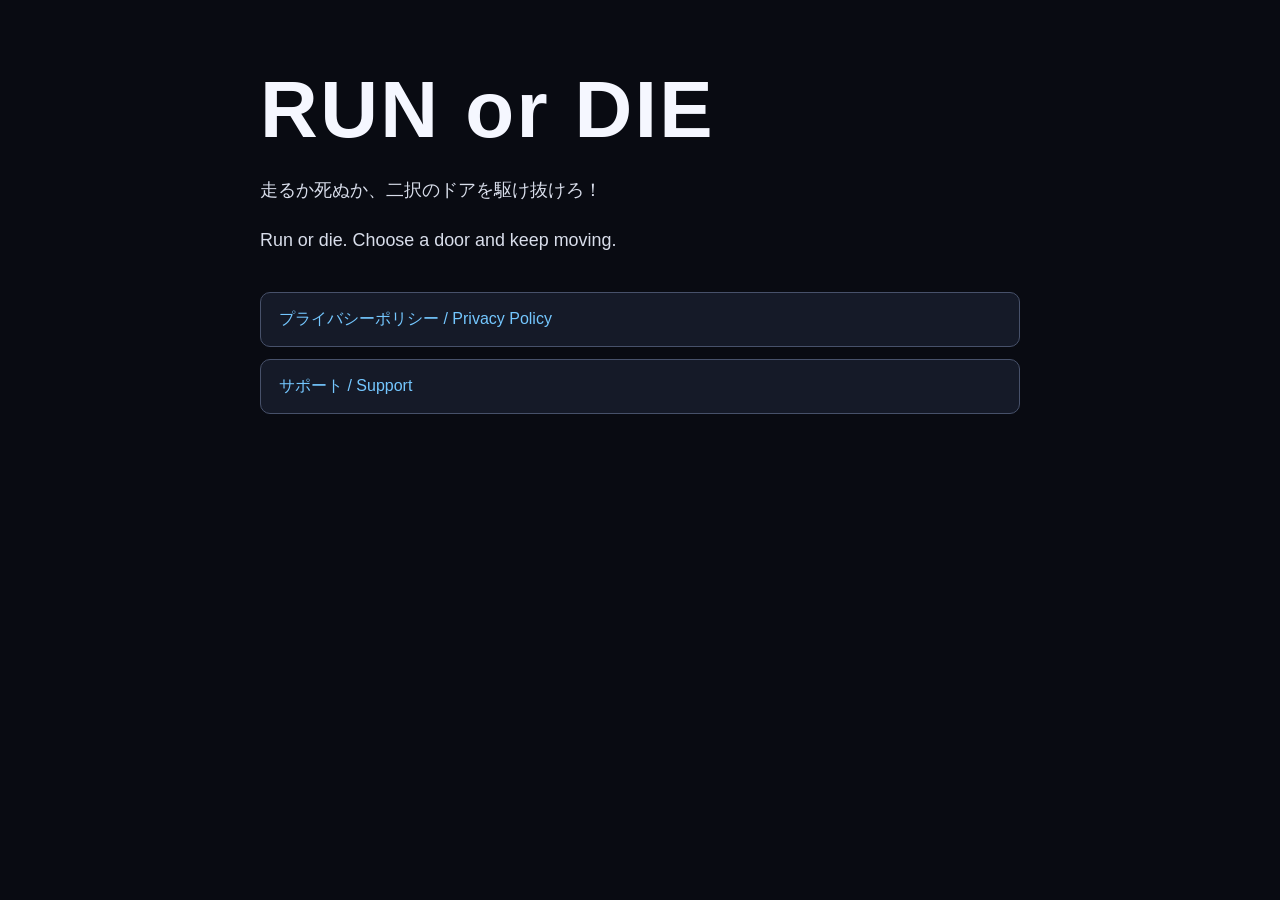
<file: index.html>
<!doctype html>
<html lang="ja">
<head>
  <meta charset="utf-8">
  <meta name="viewport" content="width=device-width, initial-scale=1">
  <title>RUN or DIE</title>
  <link rel="stylesheet" href="styles.css">
</head>
<body>
  <main>
    <h1>RUN or DIE</h1>
    <p class="lead">走るか死ぬか、二択のドアを駆け抜けろ！</p>
    <p class="lead" lang="en">Run or die. Choose a door and keep moving.</p>
    <nav>
      <a href="privacy-policy/">プライバシーポリシー / Privacy Policy</a>
      <a href="support/">サポート / Support</a>
    </nav>
  </main>
</body>
</html>
</file>
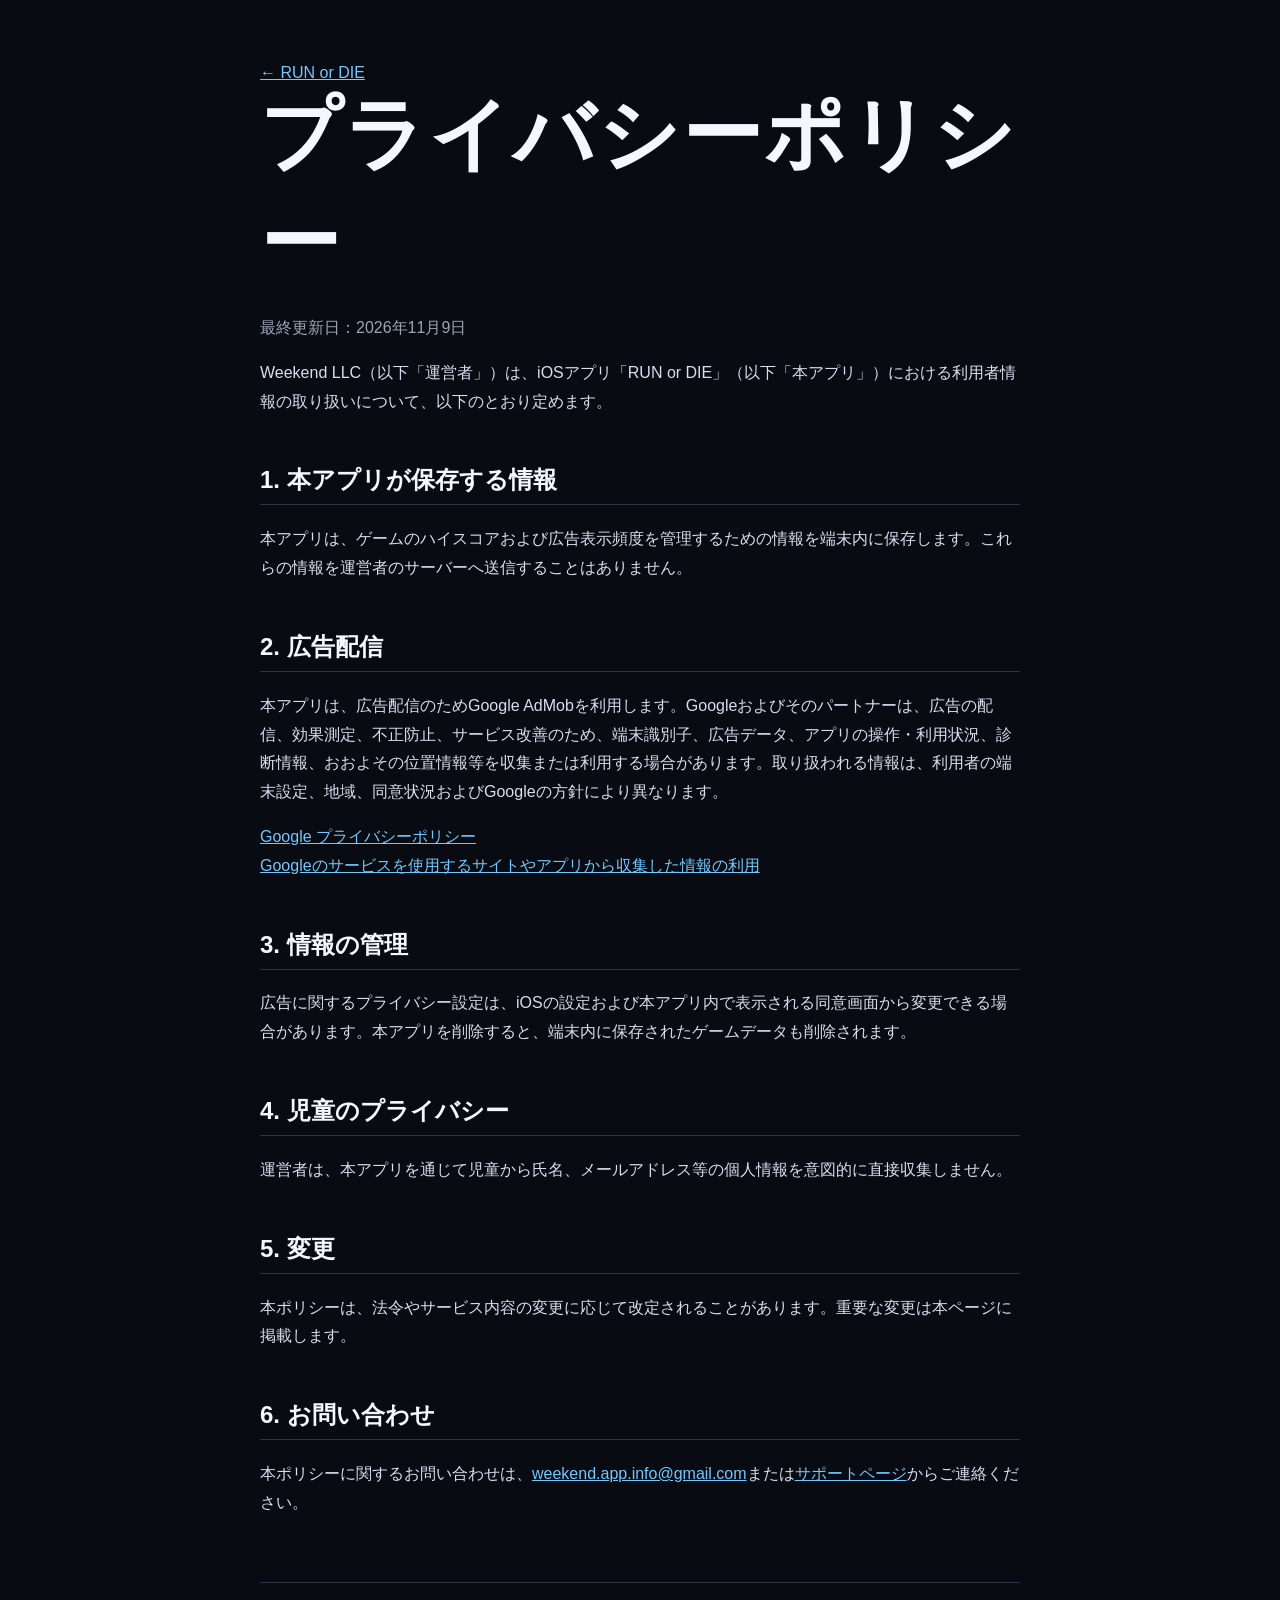
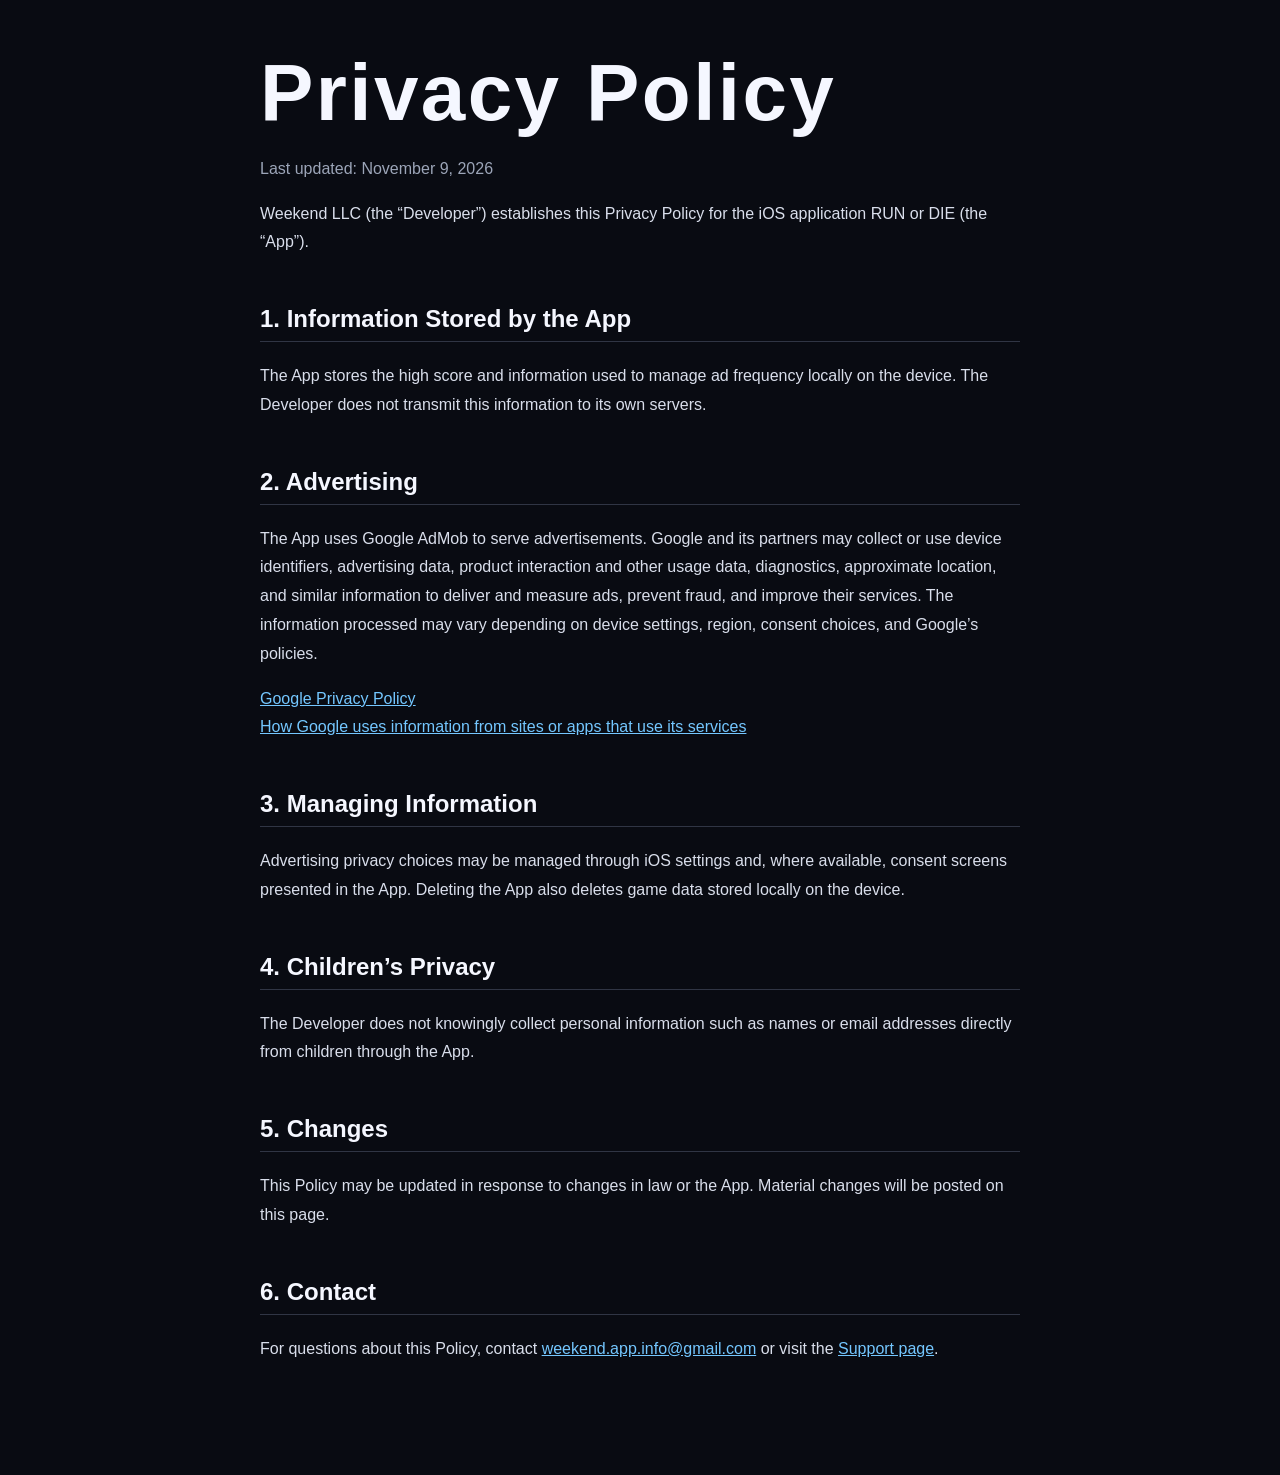
<file: privacy-policy/index.html>
<!doctype html>
<html lang="ja">
<head>
  <meta charset="utf-8">
  <meta name="viewport" content="width=device-width, initial-scale=1">
  <title>プライバシーポリシー / Privacy Policy | RUN or DIE</title>
  <link rel="stylesheet" href="../styles.css">
</head>
<body>
<main>
  <a href="../">← RUN or DIE</a>
  <h1>プライバシーポリシー</h1>
  <p class="meta">最終更新日：2026年11月9日</p>
  <p>Weekend LLC（以下「運営者」）は、iOSアプリ「RUN or DIE」（以下「本アプリ」）における利用者情報の取り扱いについて、以下のとおり定めます。</p>

  <h2>1. 本アプリが保存する情報</h2>
  <p>本アプリは、ゲームのハイスコアおよび広告表示頻度を管理するための情報を端末内に保存します。これらの情報を運営者のサーバーへ送信することはありません。</p>

  <h2>2. 広告配信</h2>
  <p>本アプリは、広告配信のためGoogle AdMobを利用します。Googleおよびそのパートナーは、広告の配信、効果測定、不正防止、サービス改善のため、端末識別子、広告データ、アプリの操作・利用状況、診断情報、おおよその位置情報等を収集または利用する場合があります。取り扱われる情報は、利用者の端末設定、地域、同意状況およびGoogleの方針により異なります。</p>
  <p><a href="https://policies.google.com/privacy">Google プライバシーポリシー</a><br><a href="https://policies.google.com/technologies/partner-sites">Googleのサービスを使用するサイトやアプリから収集した情報の利用</a></p>

  <h2>3. 情報の管理</h2>
  <p>広告に関するプライバシー設定は、iOSの設定および本アプリ内で表示される同意画面から変更できる場合があります。本アプリを削除すると、端末内に保存されたゲームデータも削除されます。</p>

  <h2>4. 児童のプライバシー</h2>
  <p>運営者は、本アプリを通じて児童から氏名、メールアドレス等の個人情報を意図的に直接収集しません。</p>

  <h2>5. 変更</h2>
  <p>本ポリシーは、法令やサービス内容の変更に応じて改定されることがあります。重要な変更は本ページに掲載します。</p>

  <h2>6. お問い合わせ</h2>
  <p>本ポリシーに関するお問い合わせは、<a href="mailto:weekend.app.info@gmail.com">weekend.app.info@gmail.com</a>または<a href="../support/">サポートページ</a>からご連絡ください。</p>

  <hr>
  <section lang="en">
    <h1>Privacy Policy</h1>
    <p class="meta">Last updated: November 9, 2026</p>
    <p>Weekend LLC (the “Developer”) establishes this Privacy Policy for the iOS application RUN or DIE (the “App”).</p>

    <h2>1. Information Stored by the App</h2>
    <p>The App stores the high score and information used to manage ad frequency locally on the device. The Developer does not transmit this information to its own servers.</p>

    <h2>2. Advertising</h2>
    <p>The App uses Google AdMob to serve advertisements. Google and its partners may collect or use device identifiers, advertising data, product interaction and other usage data, diagnostics, approximate location, and similar information to deliver and measure ads, prevent fraud, and improve their services. The information processed may vary depending on device settings, region, consent choices, and Google’s policies.</p>
    <p><a href="https://policies.google.com/privacy">Google Privacy Policy</a><br><a href="https://policies.google.com/technologies/partner-sites">How Google uses information from sites or apps that use its services</a></p>

    <h2>3. Managing Information</h2>
    <p>Advertising privacy choices may be managed through iOS settings and, where available, consent screens presented in the App. Deleting the App also deletes game data stored locally on the device.</p>

    <h2>4. Children’s Privacy</h2>
    <p>The Developer does not knowingly collect personal information such as names or email addresses directly from children through the App.</p>

    <h2>5. Changes</h2>
    <p>This Policy may be updated in response to changes in law or the App. Material changes will be posted on this page.</p>

    <h2>6. Contact</h2>
    <p>For questions about this Policy, contact <a href="mailto:weekend.app.info@gmail.com">weekend.app.info@gmail.com</a> or visit the <a href="../support/">Support page</a>.</p>
  </section>
</main>
</body>
</html>
</file>
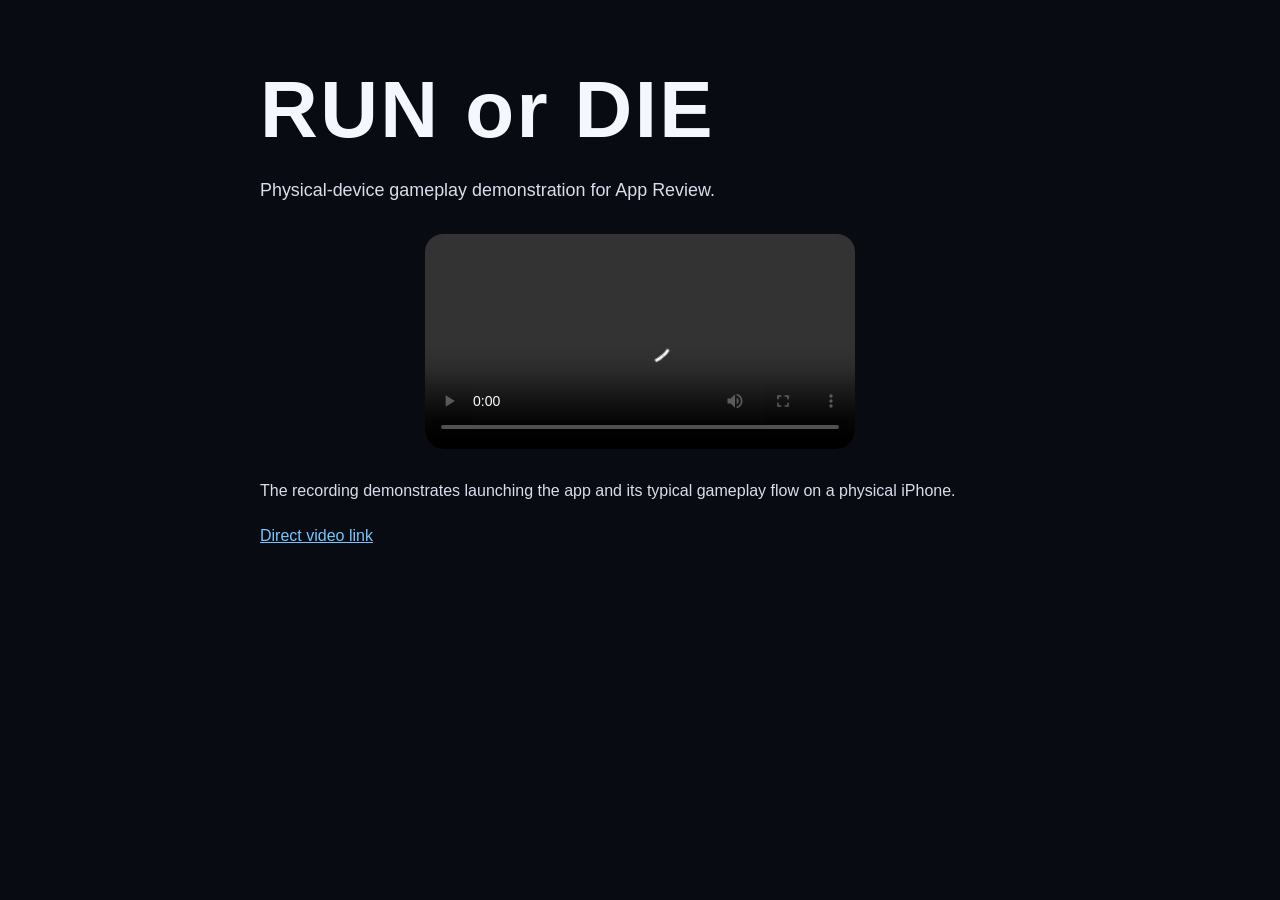
<file: review-video/index.html>
<!doctype html>
<html lang="en">
<head>
  <meta charset="utf-8">
  <meta name="viewport" content="width=device-width, initial-scale=1">
  <meta name="robots" content="noindex, nofollow">
  <title>RUN or DIE — App Review Demonstration</title>
  <link rel="stylesheet" href="../styles.css">
  <style>
    video { display: block; width: min(100%, 430px); max-height: 78vh; margin: 28px auto; border-radius: 18px; background: #000; }
  </style>
</head>
<body>
  <main>
    <h1>RUN or DIE</h1>
    <p class="lead">Physical-device gameplay demonstration for App Review.</p>
    <video controls playsinline preload="metadata">
      <source src="run-or-die-review.mov" type="video/quicktime">
      Your browser does not support this video. <a href="run-or-die-review.mov">Download the recording</a>.
    </video>
    <p>The recording demonstrates launching the app and its typical gameplay flow on a physical iPhone.</p>
    <p><a href="run-or-die-review.mov">Direct video link</a></p>
  </main>
</body>
</html>
</file>
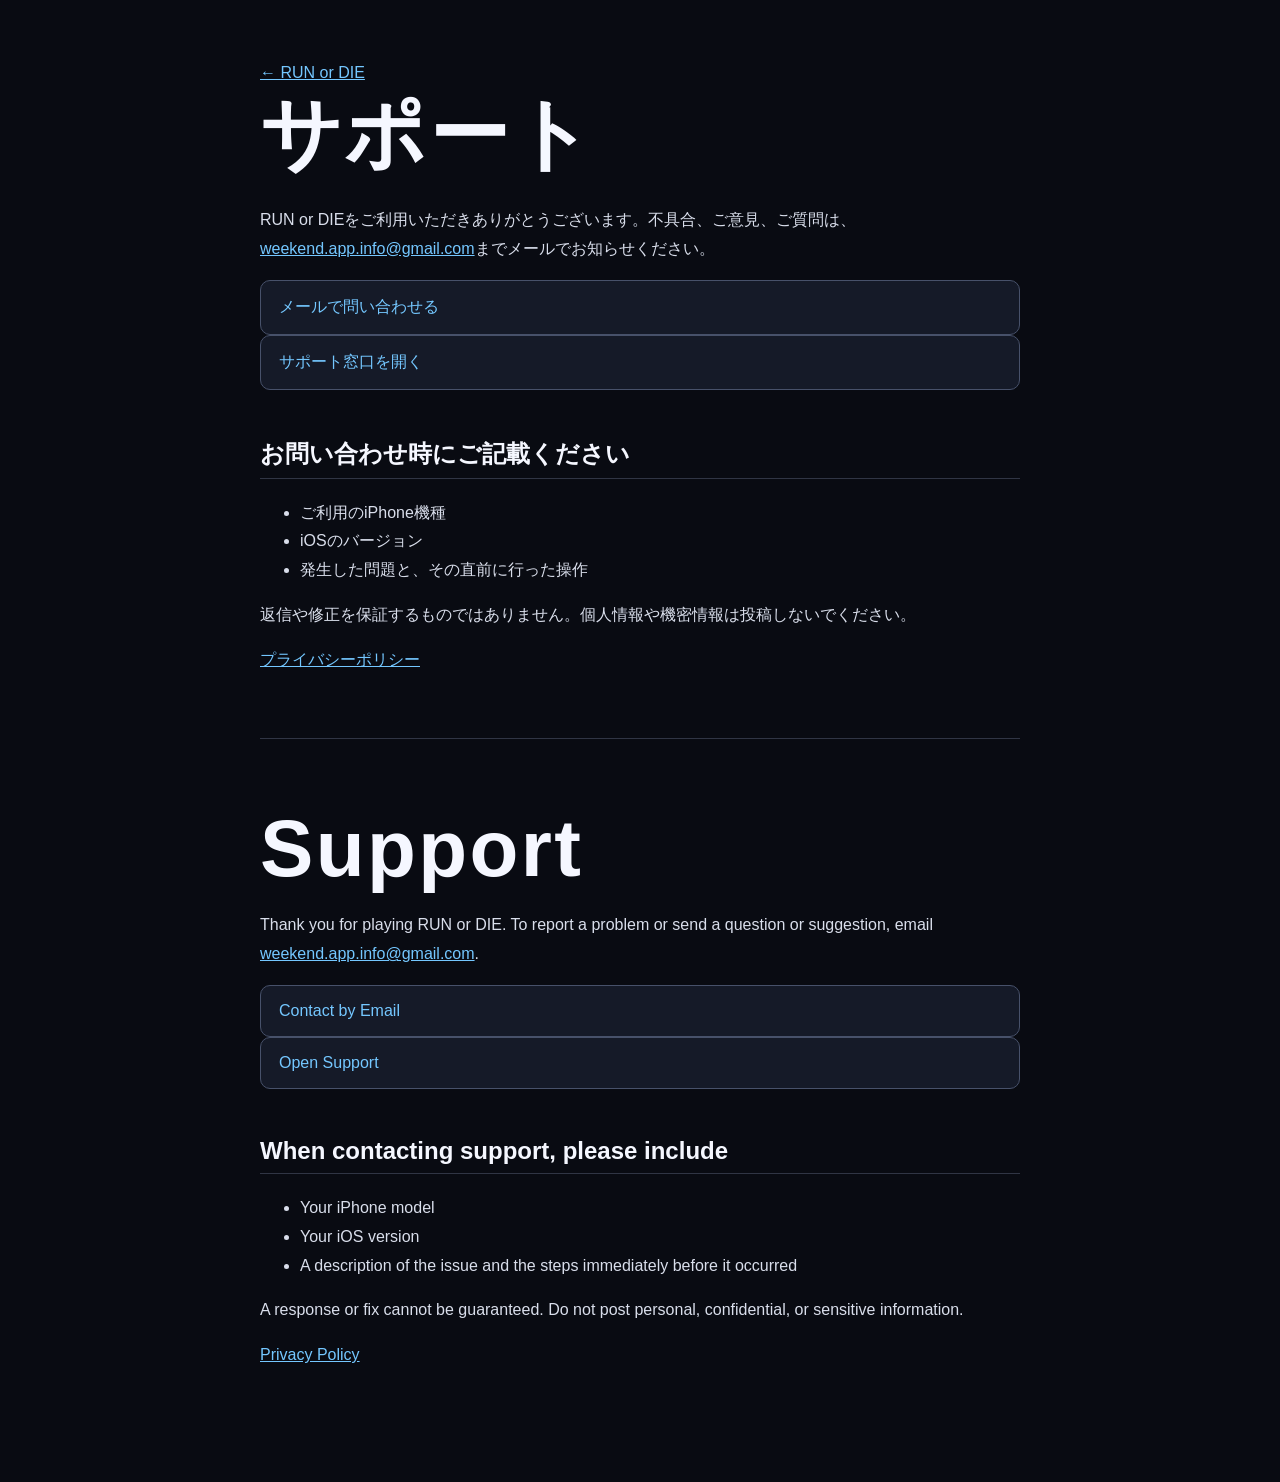
<file: support/index.html>
<!doctype html>
<html lang="ja">
<head>
  <meta charset="utf-8">
  <meta name="viewport" content="width=device-width, initial-scale=1">
  <title>サポート / Support | RUN or DIE</title>
  <link rel="stylesheet" href="../styles.css">
</head>
<body>
<main>
  <a href="../">← RUN or DIE</a>
  <h1>サポート</h1>
  <p>RUN or DIEをご利用いただきありがとうございます。不具合、ご意見、ご質問は、<a href="mailto:weekend.app.info@gmail.com">weekend.app.info@gmail.com</a>までメールでお知らせください。</p>
  <a class="button" href="mailto:weekend.app.info@gmail.com?subject=RUN%20or%20DIE%20Support">メールで問い合わせる</a>
  <a class="button" href="https://github.com/weekend-llc/run-or-die/issues/new">サポート窓口を開く</a>

  <h2>お問い合わせ時にご記載ください</h2>
  <ul>
    <li>ご利用のiPhone機種</li>
    <li>iOSのバージョン</li>
    <li>発生した問題と、その直前に行った操作</li>
  </ul>
  <p>返信や修正を保証するものではありません。個人情報や機密情報は投稿しないでください。</p>
  <p><a href="../privacy-policy/">プライバシーポリシー</a></p>

  <hr>
  <section lang="en">
    <h1>Support</h1>
    <p>Thank you for playing RUN or DIE. To report a problem or send a question or suggestion, email <a href="mailto:weekend.app.info@gmail.com">weekend.app.info@gmail.com</a>.</p>
    <a class="button" href="mailto:weekend.app.info@gmail.com?subject=RUN%20or%20DIE%20Support">Contact by Email</a>
    <a class="button" href="https://github.com/weekend-llc/run-or-die/issues/new">Open Support</a>

    <h2>When contacting support, please include</h2>
    <ul>
      <li>Your iPhone model</li>
      <li>Your iOS version</li>
      <li>A description of the issue and the steps immediately before it occurred</li>
    </ul>
    <p>A response or fix cannot be guaranteed. Do not post personal, confidential, or sensitive information.</p>
    <p><a href="../privacy-policy/">Privacy Policy</a></p>
  </section>
</main>
</body>
</html>
</file>
<file: styles.css>
:root {
  color-scheme: dark;
  font-family: -apple-system, BlinkMacSystemFont, "Segoe UI", sans-serif;
  background: #090b12;
  color: #f5f7ff;
}
* { box-sizing: border-box; }
body { margin: 0; }
main { width: min(760px, calc(100% - 40px)); margin: 0 auto; padding: 64px 0 96px; }
h1 { margin: 0 0 16px; font-size: clamp(2.5rem, 9vw, 5rem); letter-spacing: .03em; }
h2 { margin-top: 48px; padding-bottom: 8px; border-bottom: 1px solid #303544; }
h3 { margin-top: 28px; }
p, li { color: #d9deeb; line-height: 1.8; }
.lead { font-size: 1.12rem; }
.meta { color: #9ca5b8; }
nav { display: grid; gap: 12px; margin-top: 36px; }
a { color: #74c7ff; }
nav a, .button { display: block; padding: 16px 18px; border: 1px solid #47516a; border-radius: 10px; text-decoration: none; background: #151a28; }
nav a:hover, .button:hover { background: #20283a; }
hr { margin: 64px 0; border: 0; border-top: 1px solid #303544; }
</file>
